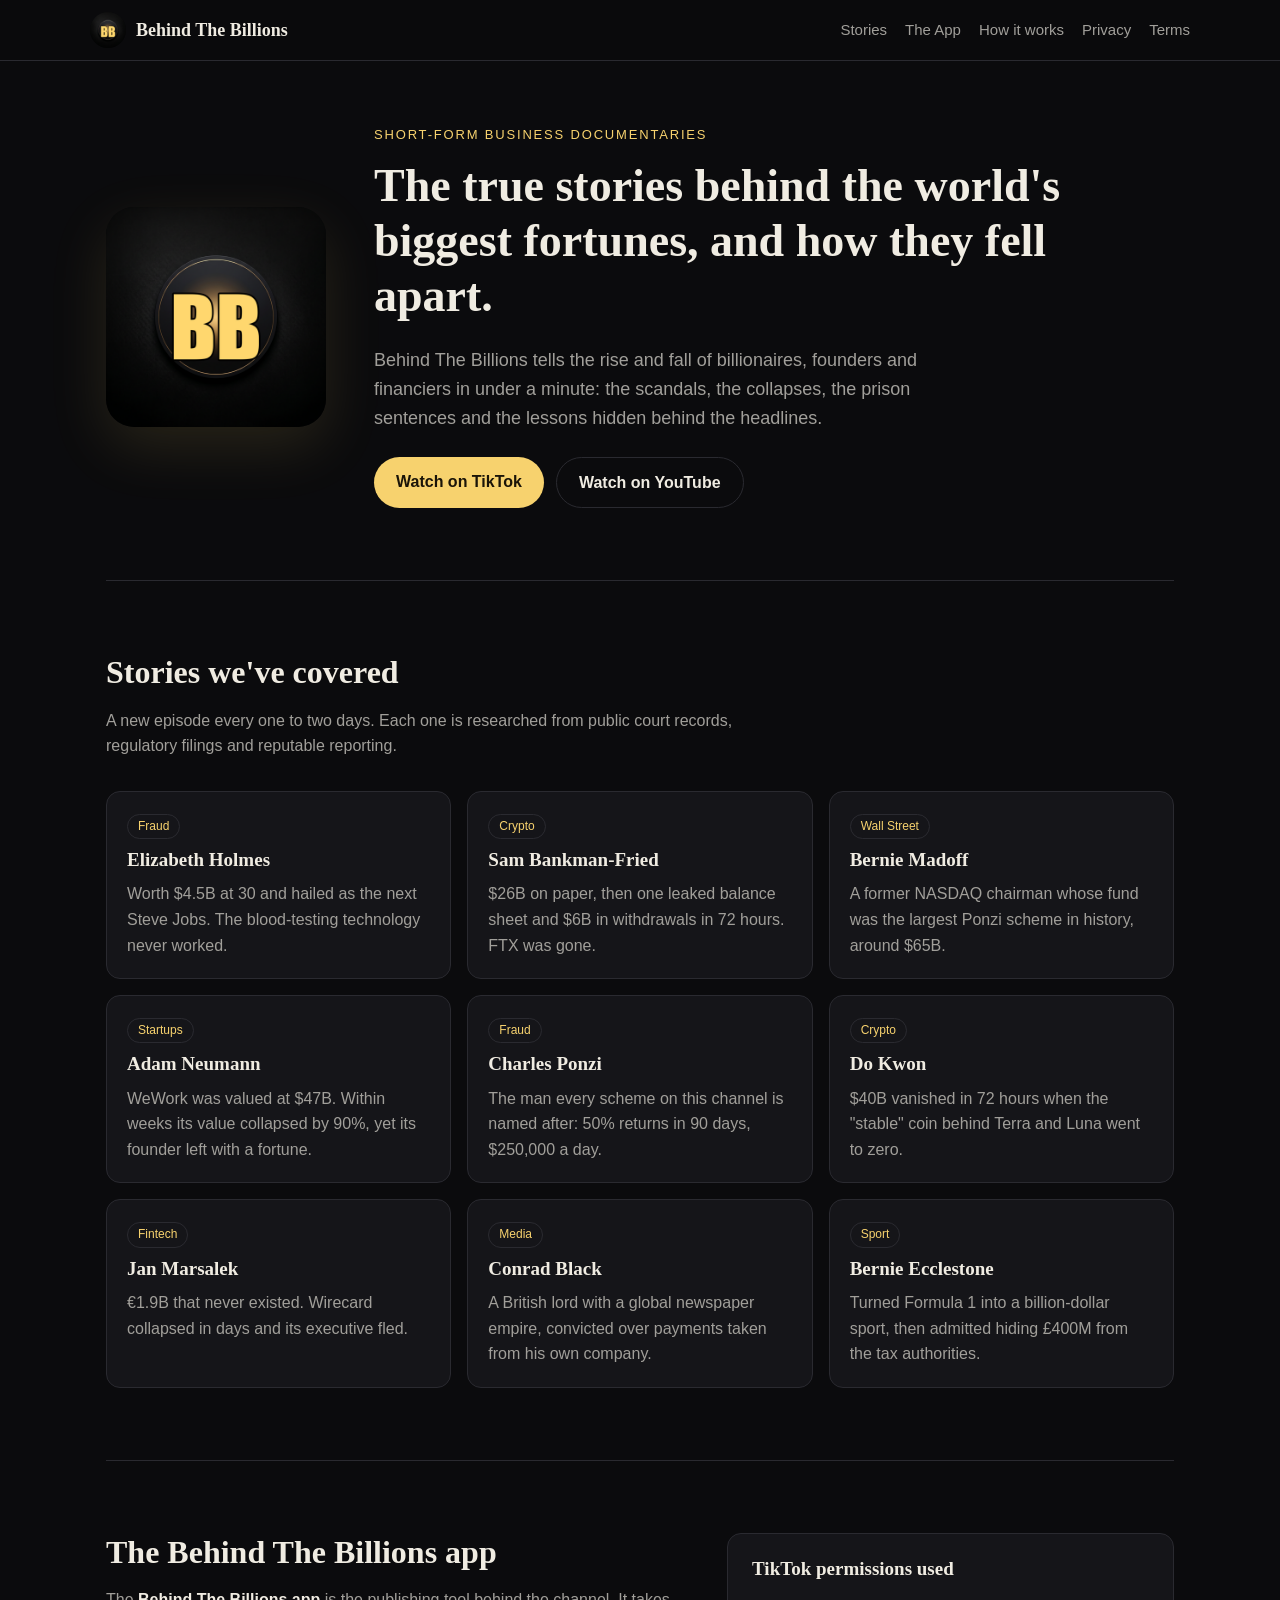
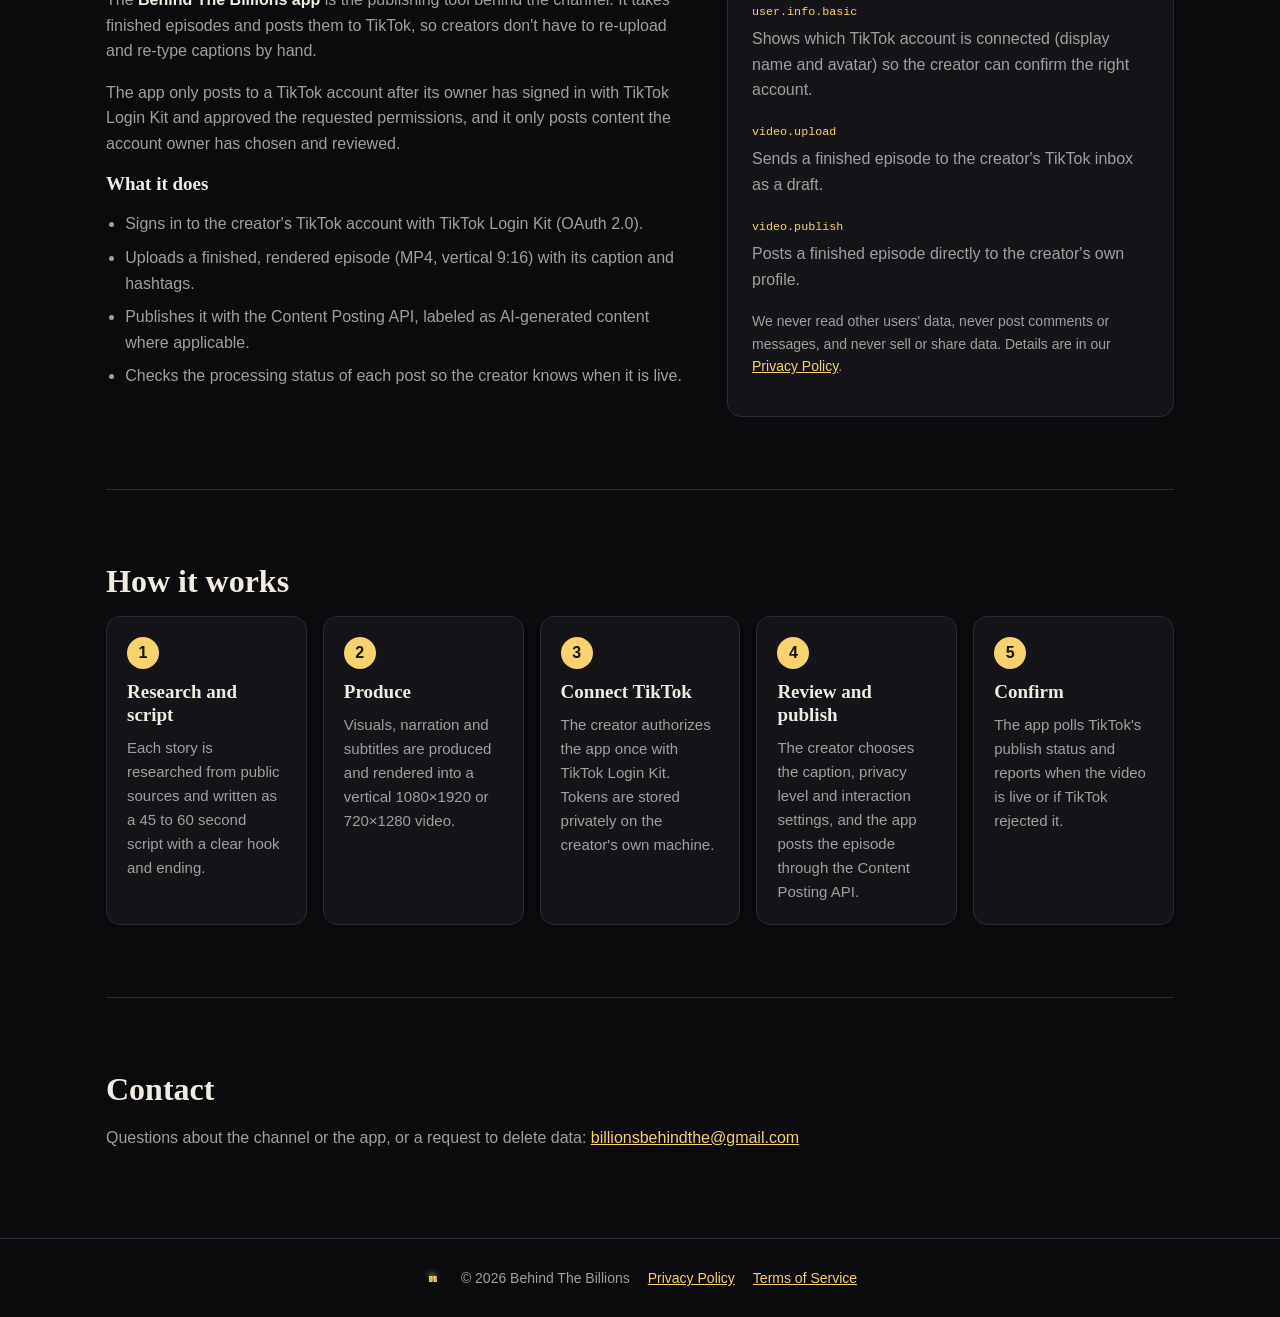
<file: index.html>
<!doctype html>
<html lang="en">
<head>
<meta charset="UTF-8">
<meta name="viewport" content="width=device-width, initial-scale=1">
<title>Behind The Billions — True stories of fortunes won and lost</title>
<meta name="description" content="Behind The Billions is a short-form documentary channel about the rise and fall of the world's most infamous fortunes, and the publishing app that powers it.">
<link rel="icon" href="favicon.ico" sizes="any">
<link rel="icon" type="image/png" sizes="32x32" href="assets/favicon-32.png">
<link rel="icon" type="image/png" sizes="16x16" href="assets/favicon-16.png">
<link rel="apple-touch-icon" href="assets/apple-touch-icon.png">
<meta property="og:title" content="Behind The Billions">
<meta property="og:image" content="assets/app-icon-512.png">
<link rel="stylesheet" href="assets/site.css">
</head>
<body>

<header class="nav">
  <a class="brand" href="./"><img src="assets/icon-192.png" alt="Behind The Billions logo" width="36" height="36">Behind The Billions</a>
  <nav>
    <a href="#stories">Stories</a>
    <a href="#app">The App</a>
    <a href="#how">How it works</a>
    <a href="privacy.html">Privacy</a>
    <a href="terms.html">Terms</a>
  </nav>
</header>

<main>

<section class="hero">
  <img class="hero-logo" src="assets/app-icon-512.png" alt="Behind The Billions app icon" width="220" height="220">
  <div>
    <p class="eyebrow">Short-form business documentaries</p>
    <h1>The true stories behind the world's biggest fortunes, and how they fell apart.</h1>
    <p class="lead">Behind The Billions tells the rise and fall of billionaires, founders and financiers in under a minute: the scandals, the collapses, the prison sentences and the lessons hidden behind the headlines.</p>
    <div class="cta">
      <a class="btn" href="https://www.tiktok.com/@behind.the.billio14" target="_blank" rel="noopener">Watch on TikTok</a>
      <a class="btn ghost" href="https://www.youtube.com/@BehindTheBillions05" target="_blank" rel="noopener">Watch on YouTube</a>
    </div>
  </div>
</section>

<section id="stories">
  <h2>Stories we've covered</h2>
  <p class="section-lead">A new episode every one to two days. Each one is researched from public court records, regulatory filings and reputable reporting.</p>
  <div class="grid">
    <article class="card"><span class="tag">Fraud</span><h3>Elizabeth Holmes</h3><p>Worth $4.5B at 30 and hailed as the next Steve Jobs. The blood-testing technology never worked.</p></article>
    <article class="card"><span class="tag">Crypto</span><h3>Sam Bankman-Fried</h3><p>$26B on paper, then one leaked balance sheet and $6B in withdrawals in 72 hours. FTX was gone.</p></article>
    <article class="card"><span class="tag">Wall Street</span><h3>Bernie Madoff</h3><p>A former NASDAQ chairman whose fund was the largest Ponzi scheme in history, around $65B.</p></article>
    <article class="card"><span class="tag">Startups</span><h3>Adam Neumann</h3><p>WeWork was valued at $47B. Within weeks its value collapsed by 90%, yet its founder left with a fortune.</p></article>
    <article class="card"><span class="tag">Fraud</span><h3>Charles Ponzi</h3><p>The man every scheme on this channel is named after: 50% returns in 90 days, $250,000 a day.</p></article>
    <article class="card"><span class="tag">Crypto</span><h3>Do Kwon</h3><p>$40B vanished in 72 hours when the "stable" coin behind Terra and Luna went to zero.</p></article>
    <article class="card"><span class="tag">Fintech</span><h3>Jan Marsalek</h3><p>€1.9B that never existed. Wirecard collapsed in days and its executive fled.</p></article>
    <article class="card"><span class="tag">Media</span><h3>Conrad Black</h3><p>A British lord with a global newspaper empire, convicted over payments taken from his own company.</p></article>
    <article class="card"><span class="tag">Sport</span><h3>Bernie Ecclestone</h3><p>Turned Formula 1 into a billion-dollar sport, then admitted hiding £400M from the tax authorities.</p></article>
  </div>
</section>

<section id="app" class="split">
  <div>
    <h2>The Behind The Billions app</h2>
    <p>The <strong>Behind The Billions app</strong> is the publishing tool behind the channel. It takes finished episodes and posts them to TikTok, so creators don't have to re-upload and re-type captions by hand.</p>
    <p>The app only posts to a TikTok account after its owner has signed in with TikTok Login Kit and approved the requested permissions, and it only posts content the account owner has chosen and reviewed.</p>
    <h3>What it does</h3>
    <ul class="checks">
      <li>Signs in to the creator's TikTok account with TikTok Login Kit (OAuth 2.0).</li>
      <li>Uploads a finished, rendered episode (MP4, vertical 9:16) with its caption and hashtags.</li>
      <li>Publishes it with the Content Posting API, labeled as AI-generated content where applicable.</li>
      <li>Checks the processing status of each post so the creator knows when it is live.</li>
    </ul>
  </div>
  <aside class="panel">
    <h3>TikTok permissions used</h3>
    <dl>
      <dt><code>user.info.basic</code></dt><dd>Shows which TikTok account is connected (display name and avatar) so the creator can confirm the right account.</dd>
      <dt><code>video.upload</code></dt><dd>Sends a finished episode to the creator's TikTok inbox as a draft.</dd>
      <dt><code>video.publish</code></dt><dd>Posts a finished episode directly to the creator's own profile.</dd>
    </dl>
    <p class="small">We never read other users' data, never post comments or messages, and never sell or share data. Details are in our <a href="privacy.html">Privacy Policy</a>.</p>
  </aside>
</section>

<section id="how">
  <h2>How it works</h2>
  <ol class="steps">
    <li><span>1</span><h3>Research and script</h3><p>Each story is researched from public sources and written as a 45 to 60 second script with a clear hook and ending.</p></li>
    <li><span>2</span><h3>Produce</h3><p>Visuals, narration and subtitles are produced and rendered into a vertical 1080×1920 or 720×1280 video.</p></li>
    <li><span>3</span><h3>Connect TikTok</h3><p>The creator authorizes the app once with TikTok Login Kit. Tokens are stored privately on the creator's own machine.</p></li>
    <li><span>4</span><h3>Review and publish</h3><p>The creator chooses the caption, privacy level and interaction settings, and the app posts the episode through the Content Posting API.</p></li>
    <li><span>5</span><h3>Confirm</h3><p>The app polls TikTok's publish status and reports when the video is live or if TikTok rejected it.</p></li>
  </ol>
</section>

<section class="contact">
  <h2>Contact</h2>
  <p>Questions about the channel or the app, or a request to delete data: <a href="mailto:billionsbehindthe@gmail.com">billionsbehindthe@gmail.com</a></p>
</section>

</main>

<footer class="foot">
  <img src="assets/favicon-32.png" alt="" width="20" height="20">
  <span>© 2026 Behind The Billions</span>
  <a href="privacy.html">Privacy Policy</a>
  <a href="terms.html">Terms of Service</a>
</footer>

</body>
</html>
</file>
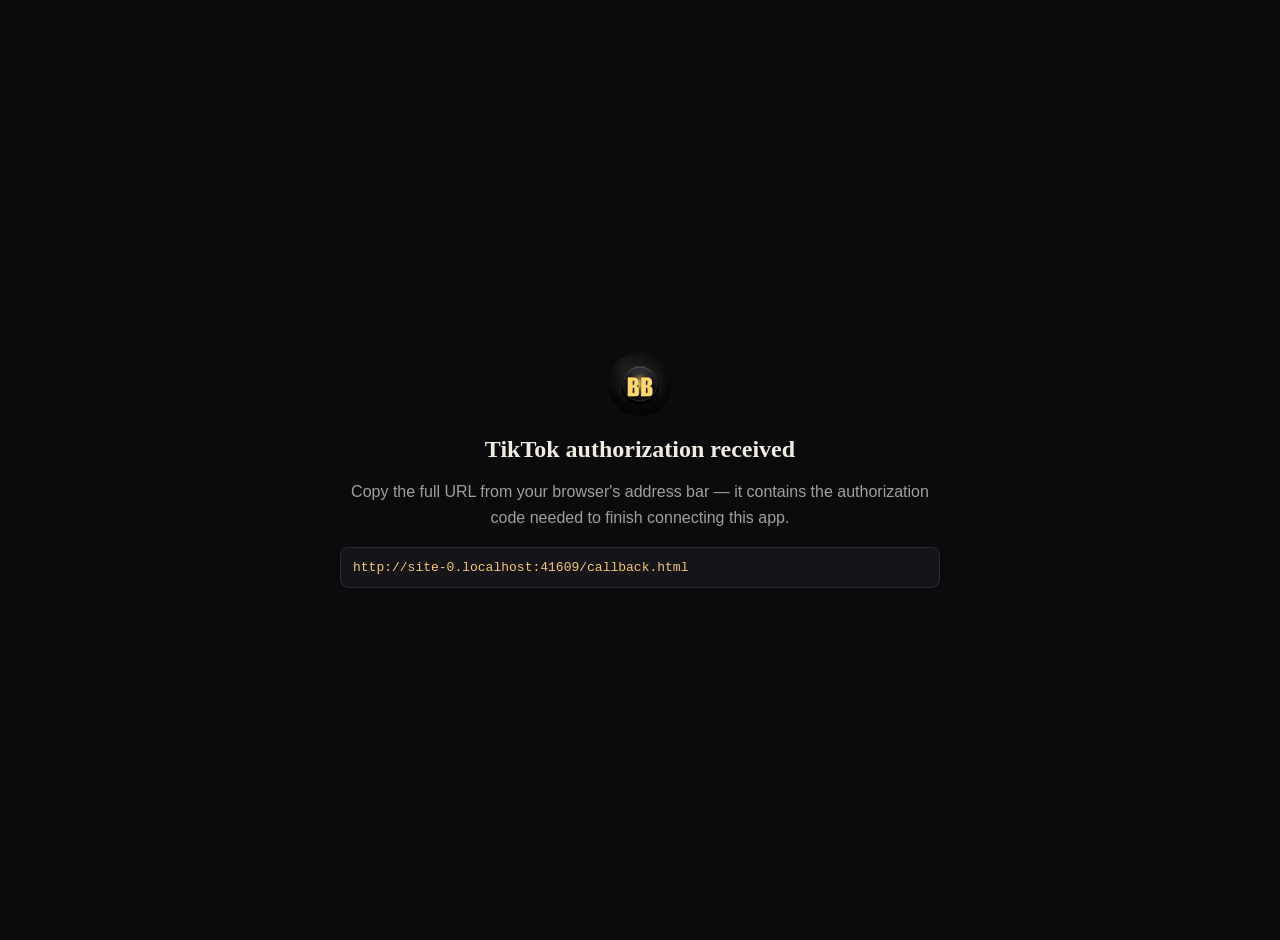
<file: callback.html>
<!doctype html>
<html lang="en">
<head>
<meta charset="UTF-8">
<meta name="viewport" content="width=device-width, initial-scale=1">
<title>TikTok Auth Callback — Behind The Billions</title>
<link rel="icon" href="favicon.ico" sizes="any">
<link rel="icon" type="image/png" sizes="32x32" href="assets/favicon-32.png">
<link rel="apple-touch-icon" href="assets/apple-touch-icon.png">
<style>
  body{background:#0b0b0d;color:#f0ece2;font-family:-apple-system,BlinkMacSystemFont,'Segoe UI',sans-serif;
       display:flex;align-items:center;justify-content:center;min-height:100vh;margin:0;padding:20px;}
  main{max-width:600px;text-align:center;}
  h1{font-family:Georgia,serif;font-size:24px;margin-bottom:12px;}
  p{color:#a19f9a;line-height:1.6;}
  code{background:#151519;border:1px solid #2a2a30;border-radius:8px;padding:12px;display:block;
       word-break:break-all;text-align:left;color:#f4c76b;font-size:13px;margin-top:16px;}
</style>
</head>
<body>
<main>
  <img src="assets/icon-192.png" alt="Behind The Billions logo" width="64" height="64" style="border-radius:50%">
  <h1>TikTok authorization received</h1>
  <p>Copy the full URL from your browser's address bar — it contains the authorization code needed to finish connecting this app.</p>
  <code id="url"></code>
  <script>document.getElementById('url').textContent = window.location.href;</script>
</main>
</body>
</html>
</file>
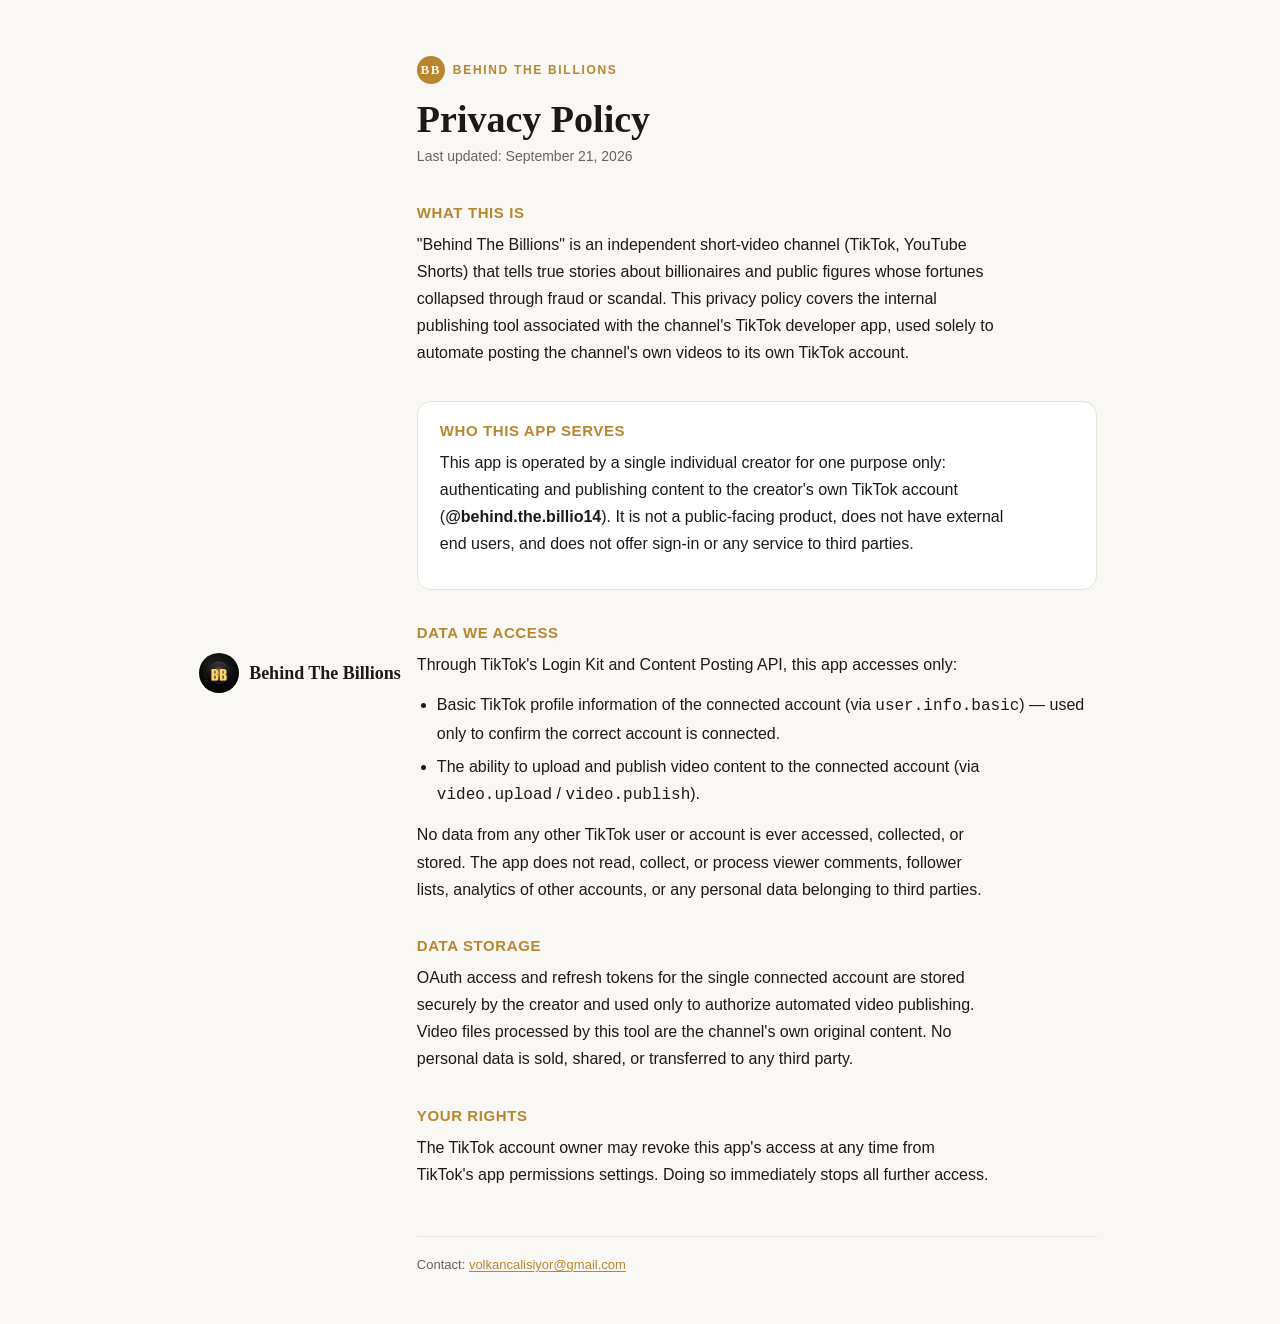
<file: privacy.html>
<!doctype html>
<html lang="en">
<head>
<meta charset="UTF-8">
<meta name="viewport" content="width=device-width, initial-scale=1">
<title>Privacy Policy — Behind The Billions</title>
<link rel="icon" href="favicon.ico" sizes="any">
<link rel="icon" type="image/png" sizes="32x32" href="assets/favicon-32.png">
<link rel="apple-touch-icon" href="assets/apple-touch-icon.png">

<style>
  :root{
    --bg:#0b0b0d;
    --surface:#151519;
    --border:#2a2a30;
    --text:#f0ece2;
    --muted:#a19f9a;
    --accent:#f4c76b;
    --accent-ink:#1a1408;
  }
  @media (prefers-color-scheme: light){
    :root:not([data-theme="dark"]){
      --bg:#faf8f4;
      --surface:#ffffff;
      --border:#e7e2d8;
      --text:#1c1a16;
      --muted:#68655d;
      --accent:#b8862f;
      --accent-ink:#fff7e6;
    }
  }
  :root[data-theme="light"]{
    --bg:#faf8f4;
    --surface:#ffffff;
    --border:#e7e2d8;
    --text:#1c1a16;
    --muted:#68655d;
    --accent:#b8862f;
    --accent-ink:#fff7e6;
  }
  :root[data-theme="dark"]{
    --bg:#0b0b0d;
    --surface:#151519;
    --border:#2a2a30;
    --text:#f0ece2;
    --muted:#a19f9a;
    --accent:#f4c76b;
    --accent-ink:#1a1408;
  }
  @font-face{font-family:none}
  body{
    background:var(--bg);
    color:var(--text);
    font-family:'Inter',-apple-system,BlinkMacSystemFont,'Segoe UI',sans-serif;
    padding-inline:20px;
    padding-block:48px;
    display:flex;
    justify-content:center;
  }
  main{max-width:680px;width:100%;}
  .eyebrow{
    display:inline-flex;
    align-items:center;
    gap:8px;
    font-size:12px;
    letter-spacing:.14em;
    text-transform:uppercase;
    color:var(--accent);
    font-weight:700;
    margin-bottom:14px;
  }
  .badge{
    width:28px;height:28px;border-radius:50%;
    background:var(--accent);color:var(--accent-ink);
    display:flex;align-items:center;justify-content:center;
    font-family:Georgia,serif;font-weight:700;font-size:13px;
  }
  h1{
    font-family:Georgia,'Iowan Old Style',serif;
    font-size:clamp(28px,5vw,38px);
    line-height:1.15;
    margin:0 0 6px;
    text-wrap:balance;
  }
  .updated{color:var(--muted);font-size:14px;margin-bottom:40px;}
  section{margin-bottom:34px;}
  h2{
    font-size:15px;
    letter-spacing:.04em;
    text-transform:uppercase;
    color:var(--accent);
    margin:0 0 10px;
    font-weight:700;
  }
  p{line-height:1.7;font-size:16px;margin:0 0 12px;max-width:65ch;}
  ul{margin:0 0 12px;padding-left:20px;line-height:1.7;font-size:16px;}
  li{margin-bottom:6px;}
  .card{
    background:var(--surface);
    border:1px solid var(--border);
    border-radius:14px;
    padding:20px 22px;
  }
  a{color:var(--accent);text-decoration:underline;text-underline-offset:2px;}
  footer{
    margin-top:48px;
    padding-top:20px;
    border-top:1px solid var(--border);
    color:var(--muted);
    font-size:13px;
  }
</style>

</head>
<body>
<a href="./" style="display:flex;align-items:center;justify-content:center;gap:10px;padding:18px 16px 0;color:inherit;text-decoration:none;font-family:Georgia,serif;font-weight:700;font-size:18px"><img src="assets/icon-192.png" alt="Behind The Billions logo" width="40" height="40" style="border-radius:50%">Behind The Billions</a>
<main>
  <div class="eyebrow"><span class="badge">BB</span> Behind The Billions</div>
  <h1>Privacy Policy</h1>
  <div class="updated">Last updated: September 21, 2026</div>

  <section>
    <h2>What this is</h2>
    <p>
      "Behind The Billions" is an independent short-video channel (TikTok, YouTube Shorts) that
      tells true stories about billionaires and public figures whose fortunes collapsed through
      fraud or scandal. This privacy policy covers the internal publishing tool associated with
      the channel's TikTok developer app, used solely to automate posting the channel's own
      videos to its own TikTok account.
    </p>
  </section>

  <section class="card">
    <h2>Who this app serves</h2>
    <p>
      This app is operated by a single individual creator for one purpose only: authenticating
      and publishing content to the creator's own TikTok account (<strong>@behind.the.billio14</strong>).
      It is not a public-facing product, does not have external end users, and does not offer
      sign-in or any service to third parties.
    </p>
  </section>

  <section>
    <h2>Data we access</h2>
    <p>Through TikTok's Login Kit and Content Posting API, this app accesses only:</p>
    <ul>
      <li>Basic TikTok profile information of the connected account (via <code>user.info.basic</code>) — used only to confirm the correct account is connected.</li>
      <li>The ability to upload and publish video content to the connected account (via <code>video.upload</code> / <code>video.publish</code>).</li>
    </ul>
    <p>
      No data from any other TikTok user or account is ever accessed, collected, or stored.
      The app does not read, collect, or process viewer comments, follower lists, analytics
      of other accounts, or any personal data belonging to third parties.
    </p>
  </section>

  <section>
    <h2>Data storage</h2>
    <p>
      OAuth access and refresh tokens for the single connected account are stored securely by
      the creator and used only to authorize automated video publishing. Video files processed
      by this tool are the channel's own original content. No personal data is sold, shared,
      or transferred to any third party.
    </p>
  </section>

  <section>
    <h2>Your rights</h2>
    <p>
      The TikTok account owner may revoke this app's access at any time from TikTok's app
      permissions settings. Doing so immediately stops all further access.
    </p>
  </section>

  <footer>
    Contact: <a href="mailto:volkancalisiyor@gmail.com">volkancalisiyor@gmail.com</a>
  </footer>
</main>

</body>
</html>
</file>
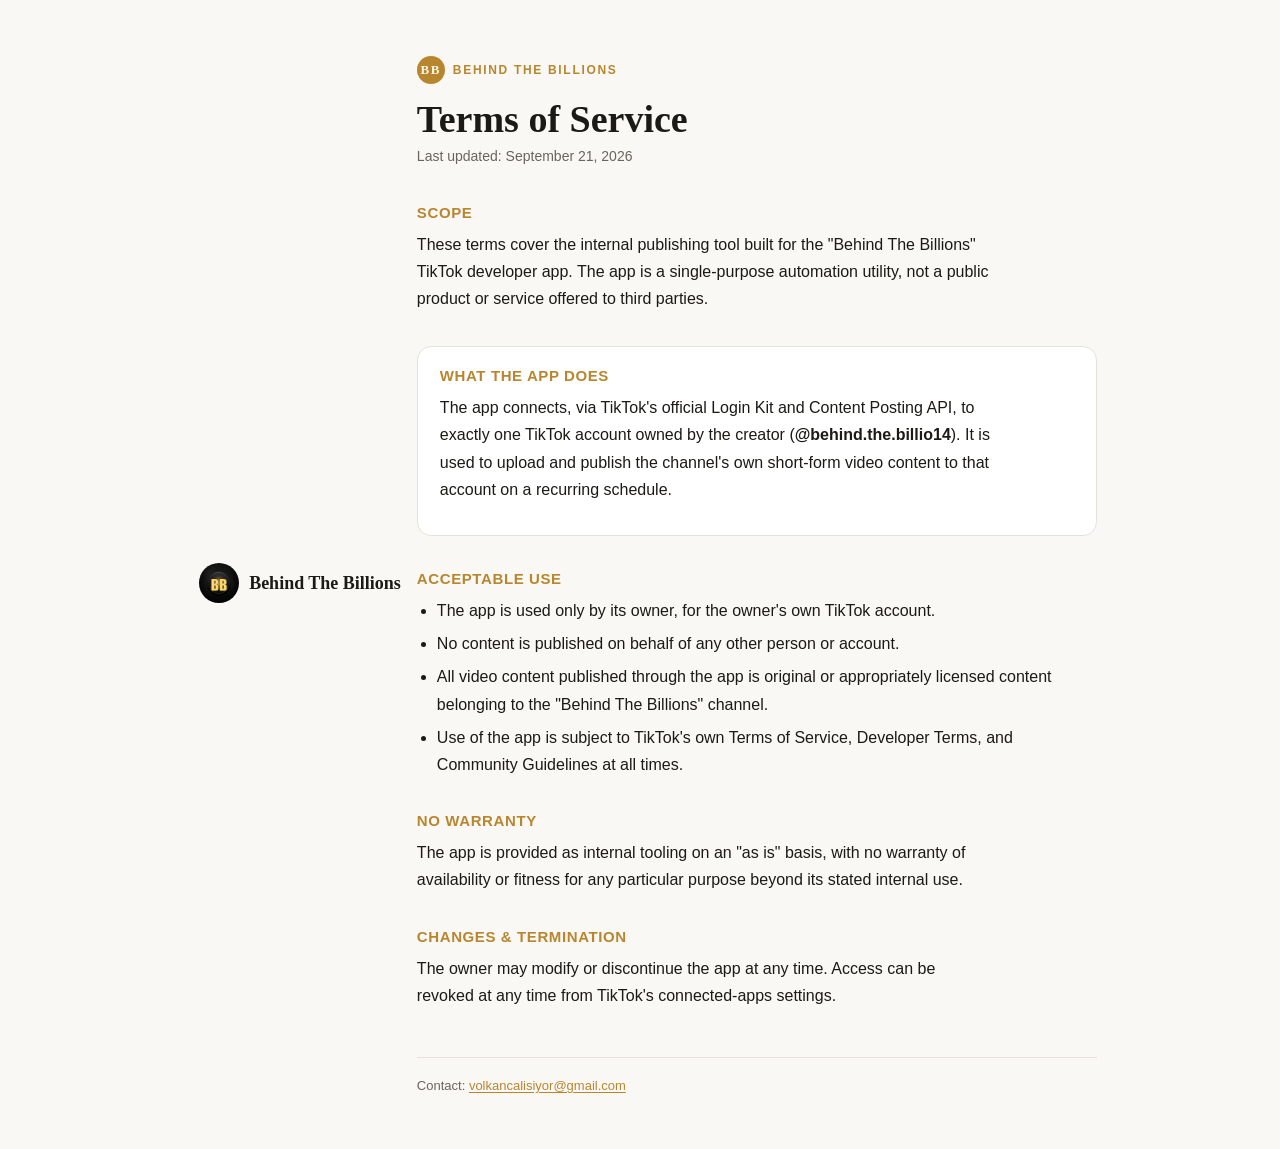
<file: terms.html>
<!doctype html>
<html lang="en">
<head>
<meta charset="UTF-8">
<meta name="viewport" content="width=device-width, initial-scale=1">
<title>Terms of Service — Behind The Billions</title>
<link rel="icon" href="favicon.ico" sizes="any">
<link rel="icon" type="image/png" sizes="32x32" href="assets/favicon-32.png">
<link rel="apple-touch-icon" href="assets/apple-touch-icon.png">

<style>
  :root{
    --bg:#0b0b0d;
    --surface:#151519;
    --border:#2a2a30;
    --text:#f0ece2;
    --muted:#a19f9a;
    --accent:#f4c76b;
    --accent-ink:#1a1408;
  }
  @media (prefers-color-scheme: light){
    :root:not([data-theme="dark"]){
      --bg:#faf8f4;
      --surface:#ffffff;
      --border:#e7e2d8;
      --text:#1c1a16;
      --muted:#68655d;
      --accent:#b8862f;
      --accent-ink:#fff7e6;
    }
  }
  :root[data-theme="light"]{
    --bg:#faf8f4; --surface:#ffffff; --border:#e7e2d8;
    --text:#1c1a16; --muted:#68655d; --accent:#b8862f; --accent-ink:#fff7e6;
  }
  :root[data-theme="dark"]{
    --bg:#0b0b0d; --surface:#151519; --border:#2a2a30;
    --text:#f0ece2; --muted:#a19f9a; --accent:#f4c76b; --accent-ink:#1a1408;
  }
  body{
    background:var(--bg); color:var(--text);
    font-family:'Inter',-apple-system,BlinkMacSystemFont,'Segoe UI',sans-serif;
    padding-inline:20px; padding-block:48px;
    display:flex; justify-content:center;
  }
  main{max-width:680px;width:100%;}
  .eyebrow{
    display:inline-flex; align-items:center; gap:8px;
    font-size:12px; letter-spacing:.14em; text-transform:uppercase;
    color:var(--accent); font-weight:700; margin-bottom:14px;
  }
  .badge{
    width:28px;height:28px;border-radius:50%;
    background:var(--accent);color:var(--accent-ink);
    display:flex;align-items:center;justify-content:center;
    font-family:Georgia,serif;font-weight:700;font-size:13px;
  }
  h1{
    font-family:Georgia,'Iowan Old Style',serif;
    font-size:clamp(28px,5vw,38px); line-height:1.15; margin:0 0 6px; text-wrap:balance;
  }
  .updated{color:var(--muted);font-size:14px;margin-bottom:40px;}
  section{margin-bottom:34px;}
  h2{
    font-size:15px; letter-spacing:.04em; text-transform:uppercase;
    color:var(--accent); margin:0 0 10px; font-weight:700;
  }
  p{line-height:1.7;font-size:16px;margin:0 0 12px;max-width:65ch;}
  ul{margin:0 0 12px;padding-left:20px;line-height:1.7;font-size:16px;}
  li{margin-bottom:6px;}
  .card{ background:var(--surface); border:1px solid var(--border); border-radius:14px; padding:20px 22px; }
  a{color:var(--accent);text-decoration:underline;text-underline-offset:2px;}
  footer{ margin-top:48px; padding-top:20px; border-top:1px solid var(--border); color:var(--muted); font-size:13px; }
</style>

</head>
<body>
<a href="./" style="display:flex;align-items:center;justify-content:center;gap:10px;padding:18px 16px 0;color:inherit;text-decoration:none;font-family:Georgia,serif;font-weight:700;font-size:18px"><img src="assets/icon-192.png" alt="Behind The Billions logo" width="40" height="40" style="border-radius:50%">Behind The Billions</a>
<main>
  <div class="eyebrow"><span class="badge">BB</span> Behind The Billions</div>
  <h1>Terms of Service</h1>
  <div class="updated">Last updated: September 21, 2026</div>

  <section>
    <h2>Scope</h2>
    <p>
      These terms cover the internal publishing tool built for the "Behind The Billions" TikTok
      developer app. The app is a single-purpose automation utility, not a public product or
      service offered to third parties.
    </p>
  </section>

  <section class="card">
    <h2>What the app does</h2>
    <p>
      The app connects, via TikTok's official Login Kit and Content Posting API, to exactly one
      TikTok account owned by the creator (<strong>@behind.the.billio14</strong>). It is used to
      upload and publish the channel's own short-form video content to that account on a
      recurring schedule.
    </p>
  </section>

  <section>
    <h2>Acceptable use</h2>
    <ul>
      <li>The app is used only by its owner, for the owner's own TikTok account.</li>
      <li>No content is published on behalf of any other person or account.</li>
      <li>All video content published through the app is original or appropriately licensed content belonging to the "Behind The Billions" channel.</li>
      <li>Use of the app is subject to TikTok's own Terms of Service, Developer Terms, and Community Guidelines at all times.</li>
    </ul>
  </section>

  <section>
    <h2>No warranty</h2>
    <p>
      The app is provided as internal tooling on an "as is" basis, with no warranty of
      availability or fitness for any particular purpose beyond its stated internal use.
    </p>
  </section>

  <section>
    <h2>Changes &amp; termination</h2>
    <p>
      The owner may modify or discontinue the app at any time. Access can be revoked at any
      time from TikTok's connected-apps settings.
    </p>
  </section>

  <footer>
    Contact: <a href="mailto:volkancalisiyor@gmail.com">volkancalisiyor@gmail.com</a>
  </footer>
</main>

</body>
</html>
</file>
<file: assets/site.css>
:root{
  --bg:#0b0b0d; --surface:#151519; --border:#2a2a30;
  --text:#f0ece2; --muted:#a19f9a; --accent:#f7d26e; --accent-ink:#1a1408;
}
*{box-sizing:border-box}
html{scroll-behavior:smooth}
body{margin:0;background:var(--bg);color:var(--text);
  font-family:-apple-system,BlinkMacSystemFont,'Segoe UI',Roboto,sans-serif;line-height:1.6}
a{color:var(--accent)}
h1,h2,h3{font-family:Georgia,'Times New Roman',serif;line-height:1.2;margin:0 0 .5em}
h1{font-size:clamp(28px,4.4vw,46px)}
h2{font-size:clamp(24px,3vw,32px)}
h3{font-size:19px}
code{font-size:.9em;color:var(--accent)}

.nav{position:sticky;top:0;z-index:5;display:flex;align-items:center;justify-content:space-between;gap:16px;
  flex-wrap:wrap;padding:12px max(16px,calc((100% - 1100px)/2));
  background:rgba(11,11,13,.9);backdrop-filter:blur(8px);border-bottom:1px solid var(--border)}
.brand{display:flex;align-items:center;gap:10px;color:var(--text);text-decoration:none;
  font-family:Georgia,serif;font-weight:700;font-size:18px}
.brand img{border-radius:50%}
.nav nav{display:flex;gap:18px;flex-wrap:wrap}
.nav nav a{color:var(--muted);text-decoration:none;font-size:15px}
.nav nav a:hover{color:var(--text)}

main{max-width:1100px;margin:0 auto;padding:0 16px}
section{padding:72px 0;border-bottom:1px solid var(--border)}
.section-lead{color:var(--muted);max-width:640px;margin-bottom:32px}

.hero{display:grid;grid-template-columns:auto 1fr;gap:48px;align-items:center;padding-top:64px}
.hero-logo{border-radius:28px;box-shadow:0 20px 60px rgba(247,210,110,.12)}
.eyebrow{color:var(--accent);text-transform:uppercase;letter-spacing:.14em;font-size:13px;margin:0 0 12px}
.lead{color:var(--muted);font-size:18px;max-width:620px}
.cta{display:flex;gap:12px;flex-wrap:wrap;margin-top:24px}
.btn{display:inline-block;padding:12px 22px;border-radius:999px;background:var(--accent);color:var(--accent-ink);
  font-weight:600;text-decoration:none}
.btn.ghost{background:transparent;color:var(--text);border:1px solid var(--border)}

.grid{display:grid;grid-template-columns:repeat(auto-fill,minmax(260px,1fr));gap:16px}
.card{background:var(--surface);border:1px solid var(--border);border-radius:14px;padding:20px}
.card p{color:var(--muted);margin:0}
.tag{display:inline-block;font-size:12px;color:var(--accent);border:1px solid var(--border);border-radius:999px;
  padding:2px 10px;margin-bottom:10px}

.split{display:grid;grid-template-columns:1.3fr 1fr;gap:40px;align-items:start}
.split p{color:var(--muted)}
.split strong{color:var(--text)}
.checks{padding-left:1.2em;color:var(--muted)}
.checks li{margin-bottom:8px}
.panel{background:var(--surface);border:1px solid var(--border);border-radius:14px;padding:24px}
.panel dt{margin-top:14px}
.panel dd{margin:4px 0 0;color:var(--muted)}
.small{font-size:14px;color:var(--muted);margin-top:18px}

.steps{list-style:none;padding:0;margin:0;display:grid;grid-template-columns:repeat(auto-fit,minmax(190px,1fr));gap:16px}
.steps li{background:var(--surface);border:1px solid var(--border);border-radius:14px;padding:20px}
.steps span{display:inline-grid;place-items:center;width:32px;height:32px;border-radius:50%;
  background:var(--accent);color:var(--accent-ink);font-weight:700;margin-bottom:12px}
.steps p{color:var(--muted);margin:0;font-size:15px}

.contact{border-bottom:0}
.contact p{color:var(--muted)}

.foot{display:flex;align-items:center;gap:18px;flex-wrap:wrap;justify-content:center;padding:28px 16px;
  border-top:1px solid var(--border);color:var(--muted);font-size:14px}
.foot img{border-radius:50%}

@media (max-width:760px){
  .hero{grid-template-columns:1fr;text-align:center;gap:24px}
  .hero-logo{margin:0 auto;width:160px;height:160px}
  .cta{justify-content:center}
  .split{grid-template-columns:1fr}
  section{padding:48px 0}
}
</file>
